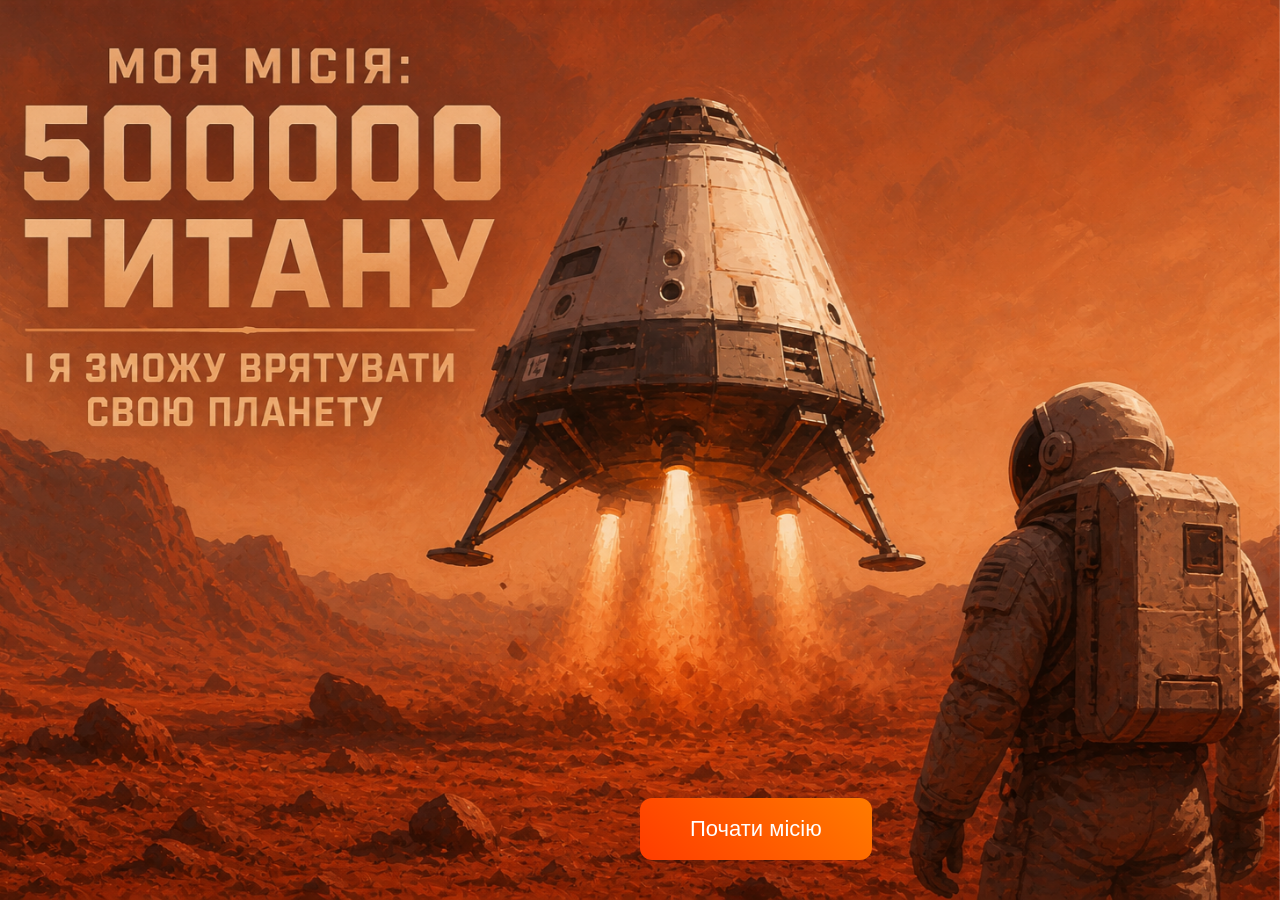
<file: index.html>
<!doctype html>
<html lang="uk">
  <head>
    <meta charset="UTF-8" />
    <title>Mars Clicker</title>
    <link rel="stylesheet" href="src/index.css" />
  </head>
  <body>
    <img src="assets/ChatGPT Image 5 мая 2026 г., 21_37_27.png" />

   <div class="button">
  <a href="main.html">
    <button class="btn">Почати місію</button>
  </a>
</div>
  </body>
</html>
</file>
<file: src/index.css>
body {
  margin: 0;
  height: 100%;

}

/* Картинка на весь екран */
img {
  position: fixed;
  top: 0;
  left: 0;
  width: 100%;
  height: 100%;
  object-fit: cover; /* ⬅️ ключове */
  z-index: -1;
}


.button {
  position: fixed;
  bottom: 40px;     
  left: 50%; 
  
}


.btn {
  padding: 18px 50px;
  font-size: 22px;
  border: none;
  border-radius: 12px;
  background: linear-gradient(45deg, #ff3c00, #ff7b00);
  color: white;
  cursor: pointer;
}
</file>
